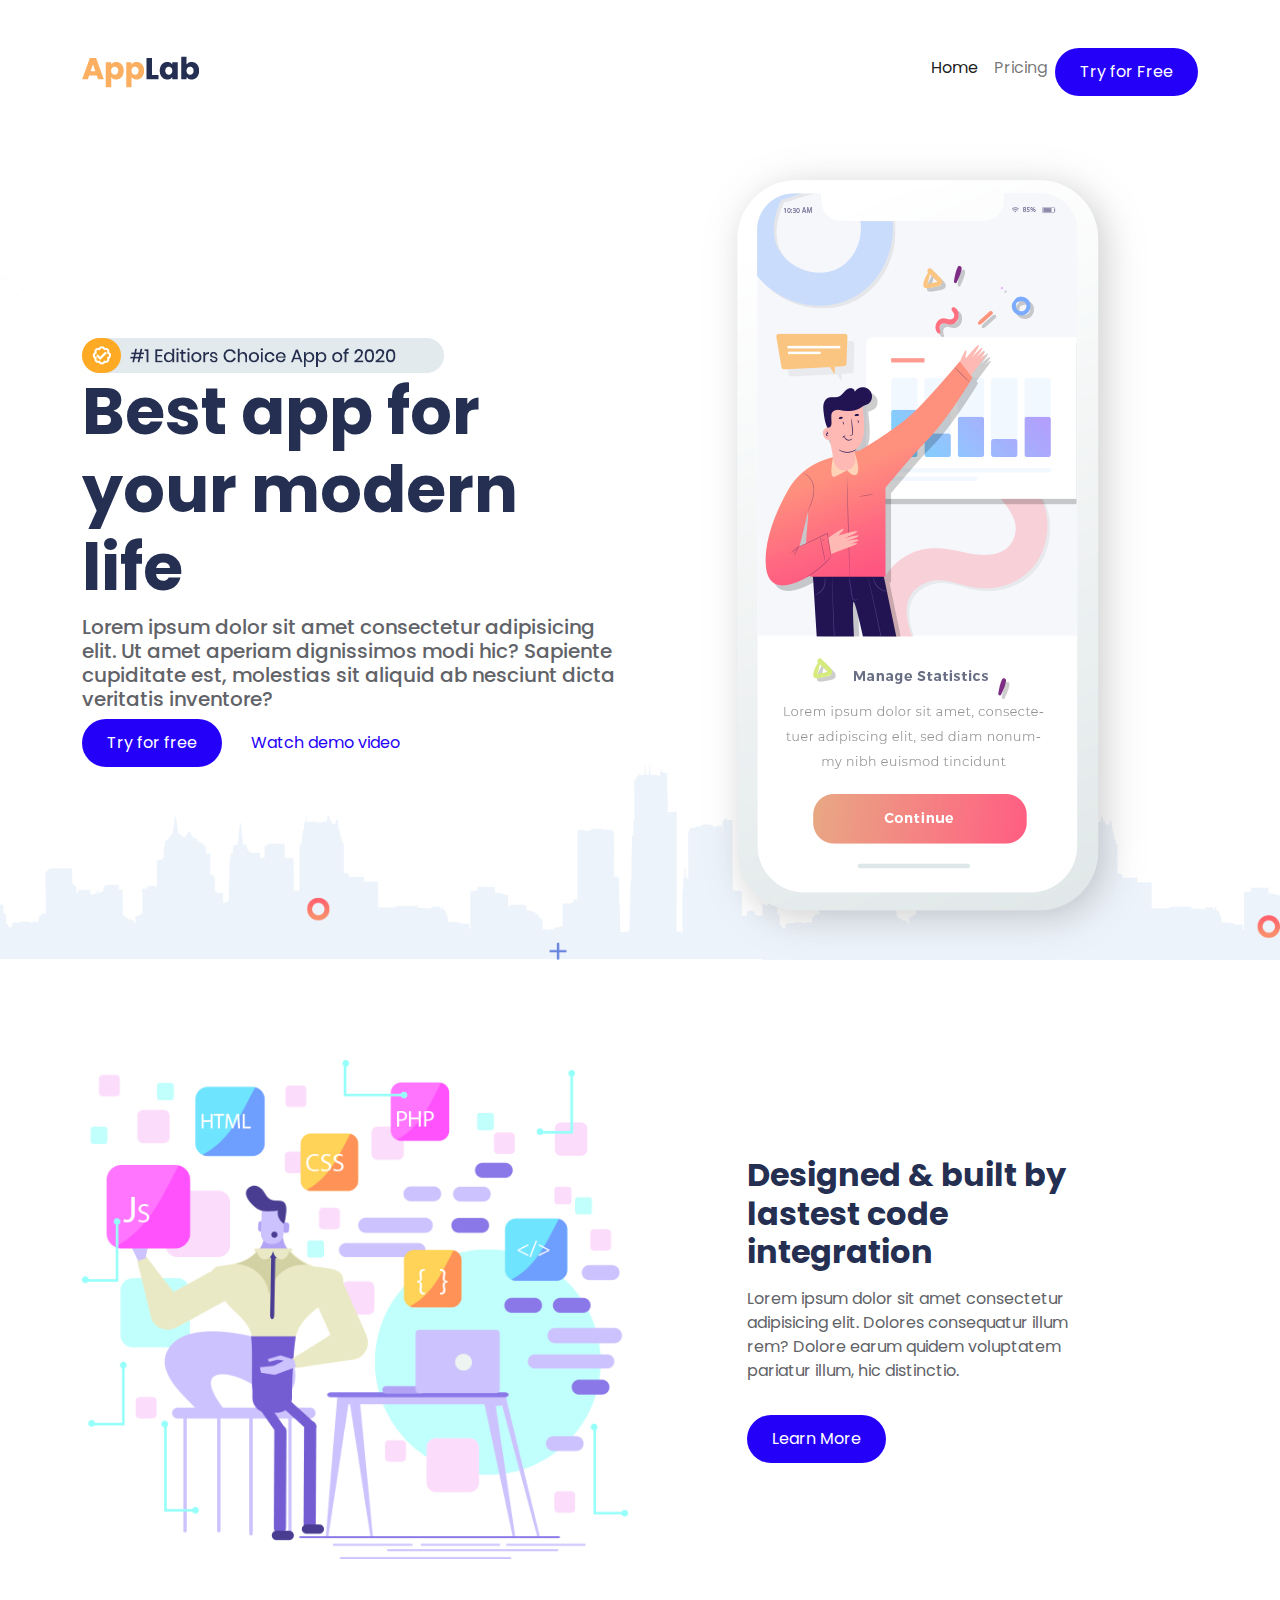
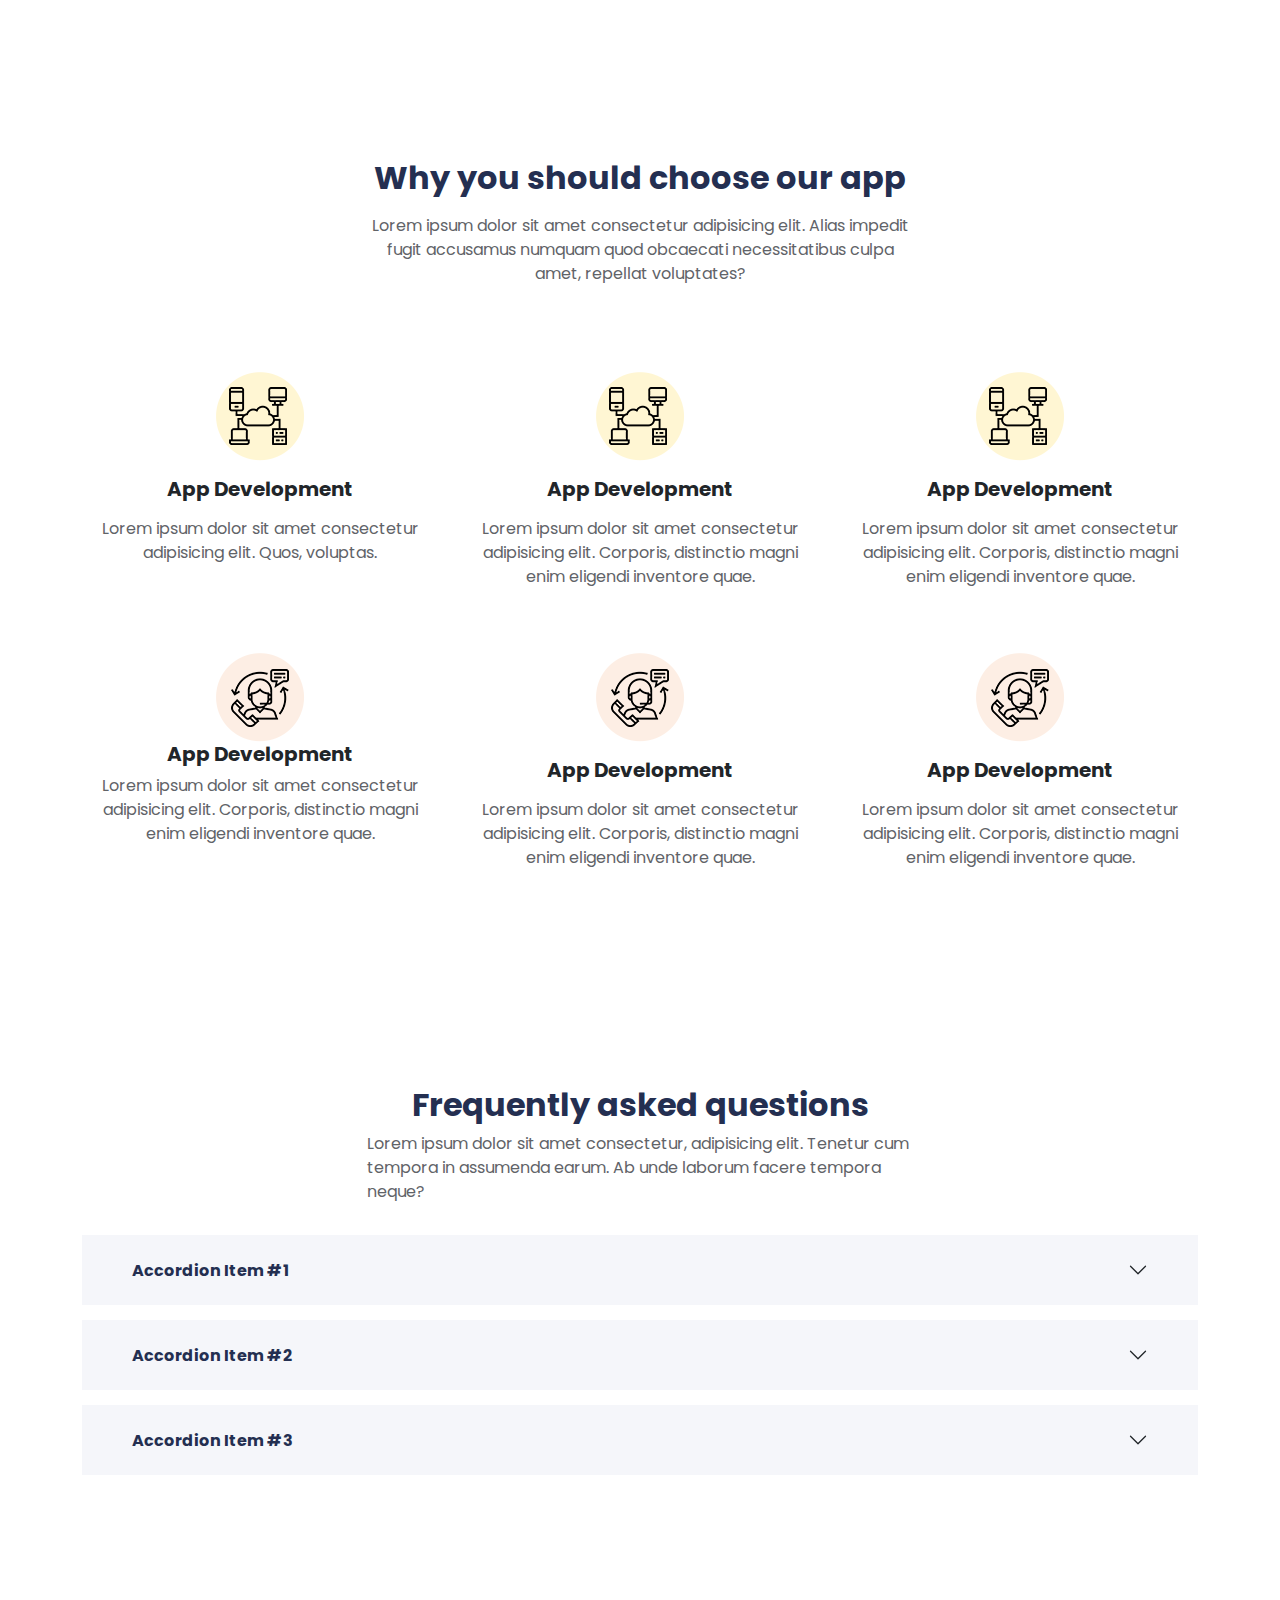
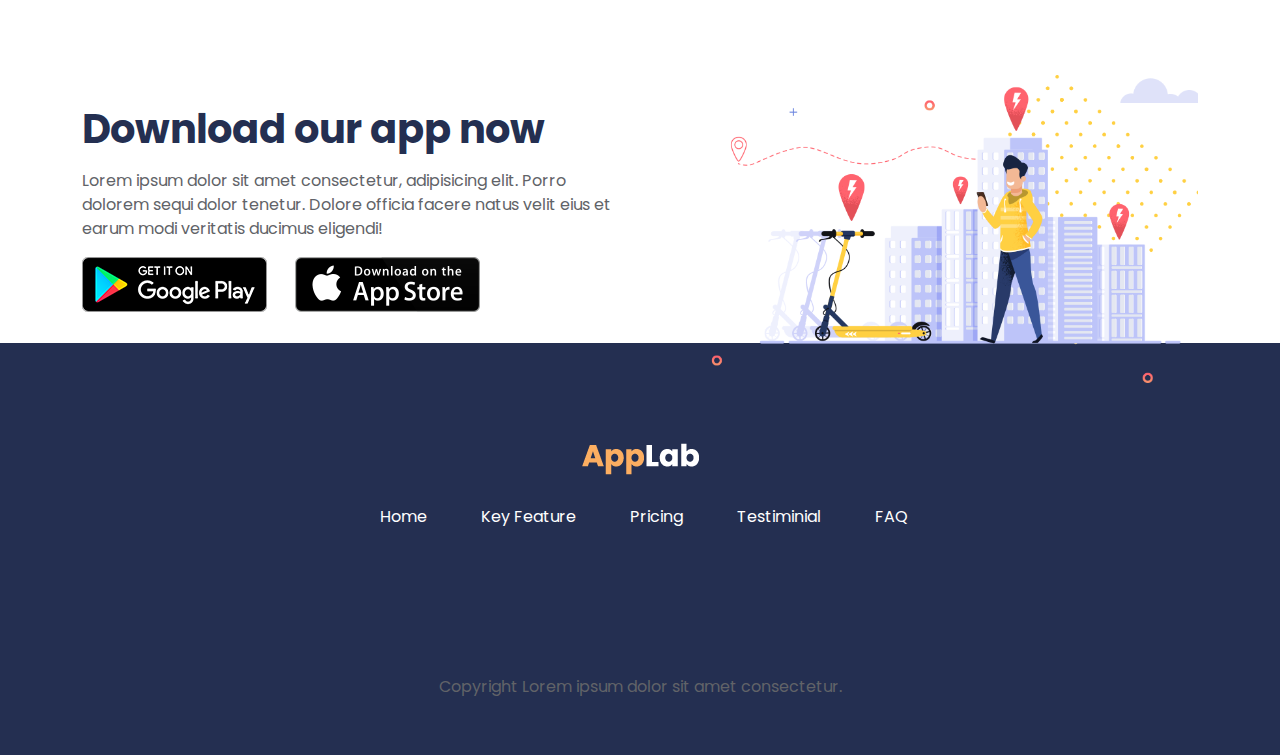
<file: bootstrap5/index.html>
<!DOCTYPE html>
<html lang="pt-Br">
<head>
    <meta charset="UTF-8">
    <meta http-equiv="X-UA-Compatible" content="IE=edge">
    <meta name="viewport" content="width=device-width, initial-scale=1.0">
    <title>Document</title>
    <link href="https://fonts.googleapis.com/css2?family=Poppins:ital,wght@0,400;0,500;0,700;1,400;1,500;1,700&display=swap" rel="stylesheet">
    <link rel="stylesheet" href="bootstrap/bootstrap.min.css">
    <link rel="stylesheet" href="https://cdnjs.cloudflare.com/ajax/libs/font-awesome/6.2.1/css/all.min.css" integrity="sha512-MV7K8+y+gLIBoVD59lQIYicR65iaqukzvf/nwasF0nqhPay5w/9lJmVM2hMDcnK1OnMGCdVK+iQrJ7lzPJQd1w==" crossorigin="anonymous" referrerpolicy="no-referrer" />
    <link rel="stylesheet" href="css/estilo.css">
</head>
<body>
    <header>
        <nav class="navbar navbar-expand-lg p-5">
            <div class="container">
              <a class="navbar-brand" href="#">  <img src="img/AppLab.png" >   </a>
              <button class="navbar-toggler" type="button" data-bs-toggle="collapse" data-bs-target="#navbarSupportedContent" aria-controls="navbarSupportedContent" aria-expanded="false" aria-label="Toggle navigation">
                <span class="navbar-toggler-icon"></span>
              </button>
              <div class="collapse navbar-collapse" id="navbarSupportedContent">
                <ul class="navbar-nav ms-auto mb-2 mb-lg-0">
                  <li class="nav-item">
                    <a class="nav-link active" aria-current="page" href="#">Home</a>
                  </li>
                  <li class="nav-item">
                    <a class="nav-link" href="#">Pricing</a>
                  </li>
                  <li class="nav-item">
                    <a class="nav-link botao-azul">Try for Free</a>
                  </li>
                </ul>
              </div>
            </div>
        </nav>
    </header>
    <section id="inicio">

        <div class="container">
            <div class="row d-flex align-items-center">
                <div class="col-md-6 col-sm-12">
                    <img src="img/_1_Editiors_Choice_App_of_2020.png">
                    <h1 id="titulo-inicio" class="texto-azul"><b>Best app for your modern life</b></h1>
                    <h6 class="texto-cinza" id="subtitulo-inicio" >
                        Lorem ipsum dolor sit amet 
                        consectetur adipisicing elit. 
                        Ut amet aperiam dignissimos modi 
                        hic? Sapiente cupiditate est, molestias sit 
                        aliquid ab nesciunt dicta veritatis inventore?
                    </h6>
                    <button class="botao-azul">Try for free</button>
                    <button class="botao-branco">Watch demo video</button>
                </div>
                <div class="col-md-6  col-sm-12 d-flex justify-content-center">
                    <img class="img-fluid" src="img/Vector_Smart_Object.png" >
                </div>
            </div>
        </div>

    </section>
    <section id="segunda">
      <div class="container">
        <div class="row d-flex align-items-center">
          <div class="col-md-6 text-center">
            <img src="img/Vector_Smart_Object3.png" class="img-fluid" >
          </div>
          <div class="col-md-4 offset-md-1">
            <h2 class="texto-azul texto-negrito">Designed & built by lastest code integration</h2>
            <p class="texto-cinza mt-3">
              Lorem ipsum dolor sit amet consectetur adipisicing elit. 
              Dolores consequatur illum rem? 
              Dolore earum quidem voluptatem pariatur illum, hic distinctio.
            </p>
            <button class="botao-azul mt-3">Learn More</button>
          </div>
        </div>
      </div>
    </section>

    <section id="terceira">
      <div class="container">
        <div class="row">
          <div class="col-md-6 offset-md-3 text-center">
            <h2 class="texto-azul texto-negrito">Why you should choose our app</h2>
            <p class="texto-cinza mt-3">
              Lorem ipsum dolor sit amet consectetur 
              adipisicing elit. Alias impedit fugit accusamus 
              numquam quod obcaecati 
              necessitatibus culpa amet, 
              repellat voluptates?
            </p>
          </div>
        </div>
        <div class="row motivos-linha">
          <div class="col-md-4 text-center motivos-item">
            <img src="img/computer.png" class="img-fluid mb-3" />
            <h5 class="texto-negrito mb-3">App Development</h5>
            <p class="texto-cinza">Lorem ipsum dolor sit amet consectetur 
              adipisicing elit. Quos, voluptas.</p>
          </div>
          <div class="col-md-4 text-center motivos-item">
            <img src="img/computer.png" class="img-fluid">
            <h5 class="texto-negrito mt-3">App Development</h5>
            <p class="texto-cinza mt-3">
              Lorem ipsum dolor sit amet consectetur adipisicing elit. 
              Corporis, distinctio magni enim eligendi inventore quae.
            </p>
          </div>
          <div class="col-md-4 text-center motivos-item">
            <img src="img/computer.png" class="img-fluid">
            <h5 class="texto-negrito mt-3">App Development</h5>
            <p class="texto-cinza mt-3">
              Lorem ipsum dolor sit amet consectetur adipisicing elit. 
              Corporis, distinctio magni enim eligendi inventore quae.
            </p>
          </div>
        </div>
        <div class="row mt-5">
          <div class="col-md-4 text-center motivos-item">
            <img src="img/customer-service.png" class="img-fluid">
            <h5 class="texto-negrito">App Development</h5>
            <p class="texto-cinza">
              Lorem ipsum dolor sit amet consectetur adipisicing elit. 
              Corporis, distinctio magni enim eligendi inventore quae.
            </p>
          </div>
          <div class="col-md-4 text-center motivos-item">
            <img src="img/customer-service.png" class="img-fluid">
            <h5 class="texto-negrito mt-3">App Development</h5>
            <p class="texto-cinza mt-3">
              Lorem ipsum dolor sit amet consectetur adipisicing elit. 
              Corporis, distinctio magni enim eligendi inventore quae.
            </p>
          </div>
          <div class="col-md-4 text-center motivos-item">
            <img src="img/customer-service.png" class="img-fluid">
            <h5 class="texto-negrito mt-3">App Development</h5>
            <p class="texto-cinza mt-3">
              Lorem ipsum dolor sit amet consectetur adipisicing elit. 
              Corporis, distinctio magni enim eligendi inventore quae.
            </p>
          </div>
        </div>
      </div>
    </section>

    <section id="quarta">
      <div class="container">
        <h2 class="texto-azul texto-negrito text-center">Frequently asked questions</h2>
        <div class="row">
          <div class="col-md-6 offset-md-3">
            <p class="texto-cinza">
              Lorem ipsum dolor sit amet consectetur, adipisicing elit. 
              Tenetur cum tempora in assumenda earum. 
              Ab unde laborum facere tempora neque?
            </p>
          </div>
        </div>
        <div class="row">
          <div class="col-md-12">
            <div class="accordion accordion-flush" id="accordionFlushExample">
              <div class="accordion-item">
                <h2 class="accordion-header" id="flush-headingOne">
                  <button class="accordion-button collapsed" type="button" data-bs-toggle="collapse" data-bs-target="#flush-collapseOne" aria-expanded="false" aria-controls="flush-collapseOne">
                    Accordion Item #1
                  </button>
                </h2>
                <div id="flush-collapseOne" class="accordion-collapse collapse" aria-labelledby="flush-headingOne" data-bs-parent="#accordionFlushExample">
                  <div class="accordion-body">Placeholder content for this accordion, which is intended to demonstrate the <code>.accordion-flush</code> class. This is the first item's accordion body.</div>
                </div>
              </div>
              <div class="accordion-item">
                <h2 class="accordion-header" id="flush-headingTwo">
                  <button class="accordion-button collapsed" type="button" data-bs-toggle="collapse" data-bs-target="#flush-collapseTwo" aria-expanded="false" aria-controls="flush-collapseTwo">
                    Accordion Item #2
                  </button>
                </h2>
                <div id="flush-collapseTwo" class="accordion-collapse collapse" aria-labelledby="flush-headingTwo" data-bs-parent="#accordionFlushExample">
                  <div class="accordion-body">Placeholder content for this accordion, which is intended to demonstrate the <code>.accordion-flush</code> class. This is the second item's accordion body. Let's imagine this being filled with some actual content.</div>
                </div>
              </div>
              <div class="accordion-item">
                <h2 class="accordion-header" id="flush-headingThree">
                  <button class="accordion-button collapsed" type="button" data-bs-toggle="collapse" data-bs-target="#flush-collapseThree" aria-expanded="false" aria-controls="flush-collapseThree">
                    Accordion Item #3
                  </button>
                </h2>
                <div id="flush-collapseThree" class="accordion-collapse collapse" aria-labelledby="flush-headingThree" data-bs-parent="#accordionFlushExample">
                  <div class="accordion-body">Placeholder content for this accordion, which is intended to demonstrate the <code>.accordion-flush</code> class. This is the third item's accordion body. Nothing more exciting happening here in terms of content, but just filling up the space to make it look, at least at first glance, a bit more representative of how this would look in a real-world application.</div>
                </div>
              </div>
            </div>
          </div>
        </div>
      </div>
    </section>

    <section id="quinta">
      <div class="container">
        <div class="row d-flex align-items-center">
          <div class="col-md-6 coluna-deslocada">
            <h1 class="texto-negrito texto-azul">Download our app now</h1>
            <p class="texto-cinza mt-3">
              Lorem ipsum dolor sit amet consectetur, adipisicing elit. 
              Porro dolorem sequi dolor tenetur. 
              Dolore officia facere natus velit eius et earum modi veritatis 
              ducimus eligendi!
            </p>
            <div class="row mt-3">
              <div class="col-md-12">
                <img class="me-4" src="img/en_badge_web_generic.png">
                <img src="img/download-on-the-app-store-apple.png">
              </div>
            </div>
          </div>
          <div class="col-md-6">
            <img src="img/Vector_Smart_Object4.png" class="img-fluid">
          </div>
        </div>
      </div>
    </section>

    <footer id="rodape">
      <div class="container">
        <div class="row">
          <div class="col-md-12 text-center">
            <img src="img/AppLab2.png">
          </div>
        </div>
        <div class="row">
          <div class="col-md-12 text-center">
            <ul id="menu-rodape">
              <li>Home</li>
              <li>Key Feature</li>
              <li>Pricing</li>
              <li>Testiminial</li>
              <li>FAQ</li>
            </ul>
          </div>
        </div>
        <div class="row">
          <div class="col-md-12 text-center">
            <ul id="marcas">
              <li><i class="fa-brands fa-facebook-f"></i></li>
              <li><i class="fa-brands fa-twitter"></i></li>
              <li><i class="fa-brands fa-slack"></i></li>
              <li><i class="fa-brands fa-github"></i></li>
            </ul>
          </div>
        </div>
        <p class="direitos text-center">
          Copyright Lorem ipsum dolor sit amet consectetur.
        </p>
      </div>
    </footer>


    <script src="bootstrap/bootstrap.bundle.min.js"></script>
</body>
</html>
</file>
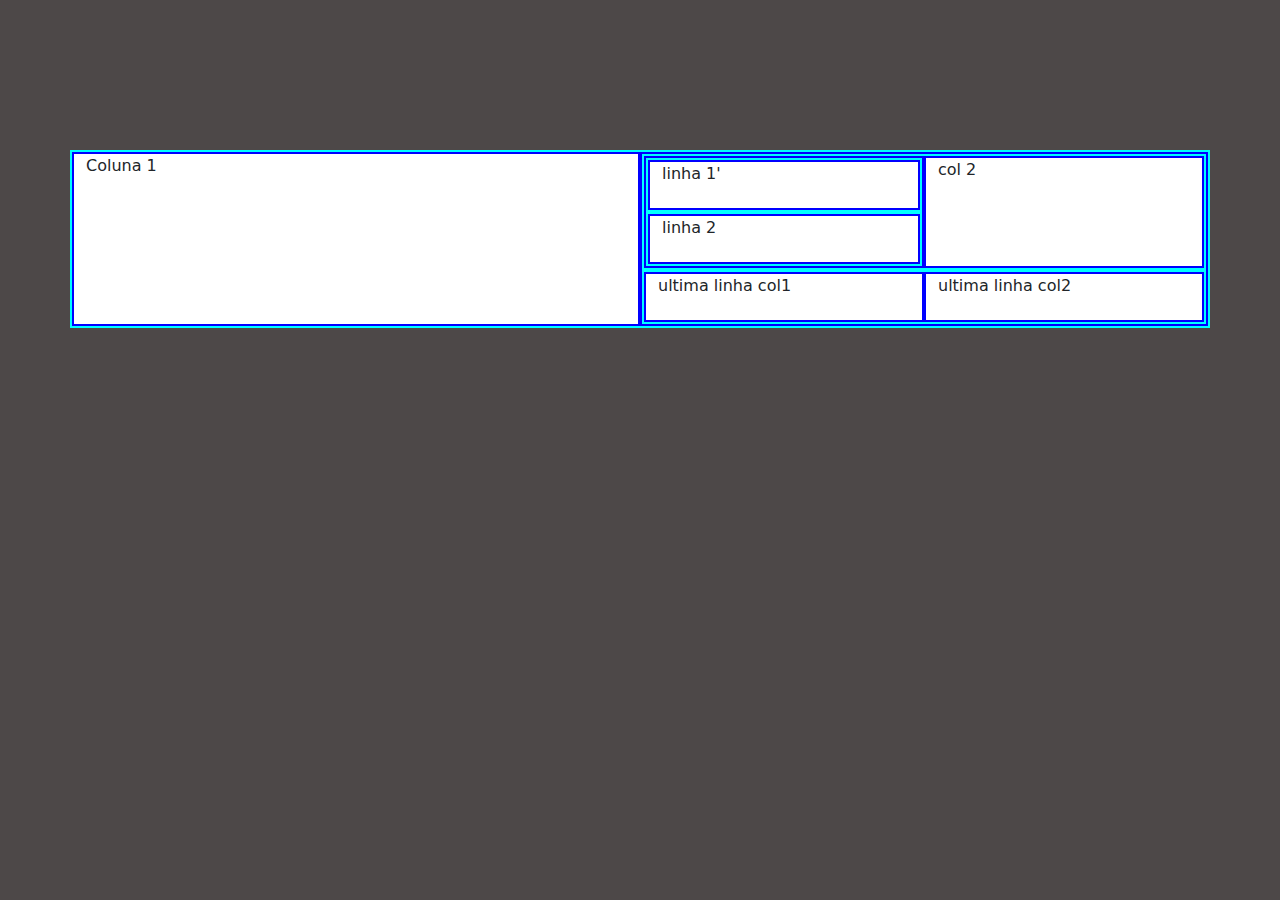
<file: bootstrap5/teste.html>
<!DOCTYPE html>
<html lang="en">
<head>
    <meta charset="UTF-8">
    <meta http-equiv="X-UA-Compatible" content="IE=edge">
    <meta name="viewport" content="width=device-width, initial-scale=1.0">
    <title>Document</title>
    <link rel="stylesheet" href="bootstrap/bootstrap.min.css" >
    <style>
        body {
            background-color: rgb(77, 72, 72);
            padding: 150px 0;
        }
        .container {
            background-color: #ccc;
            content: " ";
            min-height: 50px;
        }
        .row {
            background-color: black;
            min-height: 50px;
            content: " ";
            border: 2px solid aqua;
        }
        [class*="col-"] {
            background-color: white;
            min-height: 50px;
            content: " ";
            border: 2px solid blue;
        }
    </style>
</head>
<body>
    <!-- <div class="container">
        <div class="row">
            <div class="col-6"></div>
            <div class="col-6"></div>
        </div>
        <div class="row">
            <div class="col-8">
                <div class="row">
                    <div class="col-12"></div>
                </div>
                <div class="row">
                    <div class="col-12"></div>
                </div>
            </div>
            <div class="col-4"></div>
        </div>
        <div class="row">
            <div class="col-12"></div>
        </div>
    </div> -->

    <div class="container">
        <div class="row">
            <div class="col-6">Coluna 1</div>
            <div class="col-6">
                <div class="row">
                    <div class="col-6">
                        <div class="row">
                            <div class="col-12">linha 1'</div>
                        </div>
                        <div class="row">
                            <div class="col-12">linha 2</div>

                        </div>
                    </div>
                    <div class="col-6">col 2</div>
                </div>
                <div class="row">
                    <div class="col-6">ultima linha col1</div>
                    <div class="col-6">ultima linha col2</div>
                </div>
            </div>
        </div>
    </div>
</body>
</html>
</file>
<file: bootstrap5/css/estilo.css>
body {
    font-family: 'Poppins', sans-serif;
}

.texto-negrito {
    font-weight: bold;
}

.texto-azul {
    color: #242f51;
}

#titulo-inicio {
    font-size: 65px;
}

.texto-cinza {
    color: #616368;    
}

#subtitulo-inicio {
    font-size: 20px;
}

.botao-azul {
    padding: 12px 25px !important;
    background-color: #2500f9;
    border: none;
    border-radius: 25px;
    color: #fff;
}
.botao-azul:hover {
    padding: 12px 25px;
    background-color: #fcae61;
    border: none;
    border-radius: 25px;
    color: #fff;
}

.botao-branco {
    padding: 12px 25px;
    background-color: #fff;
    border: none;
    border-radius: 25px;
    color: #2500f9;
}

#inicio {
    background-image: url('../img/Vector_Smart_Object2.png'), url('../img/Layer_5.png');
    background-repeat: no-repeat;
    background-position: bottom;
    background-size: contain;
}

#segunda {
    padding: 100px 0;
}

#terceira {
    padding: 100px 0;
}

.motivos-item  {
    padding: 0 30px;
}

.motivos-linha {
    margin-top: 70px;
}

#quarta {
    padding: 100px 0;
}
.accordion-button {
    background-color: #f5f6fa;
    color: #242f51;
    font-weight: bold;
    padding: 25px 50px;
}
.accordion-button:not(.collapsed) {
    background-color: #f5f6fa;
    color: #242f51;
    font-weight: bold;
    box-shadow: none;
}

.accordion-body {
    background-color: #f5f6fa;
    color: #616368;
    padding: 25px 50px;
}

.accordion-item {
    margin-top: 15px;
    border: none;
}

#quinta {
    padding-top: 100px;
}

.coluna-deslocada {
    margin-top: -40px;
}

#rodape {
    padding-top: 100px;
    padding-bottom: 40px;
    background-color: #242f51;
    margin-top: -40px;
}

#menu-rodape {
    margin-top: 30px;
    margin-left: -25px;
}

#menu-rodape li{
    display: inline-block;
    color: #fff;
    padding: 0 25px;
}

#marcas {
    margin-top: 30px;
    margin-left: -25px;
}

#marcas li {
    display: inline-block;
    color: #616368;
    font-size: 30px;
    padding: 0 15px;
}
#marcas li:hover {
    color: #fff;
}

.direitos {
    color: #616368;
    margin-top: 60px;
}
</file>
